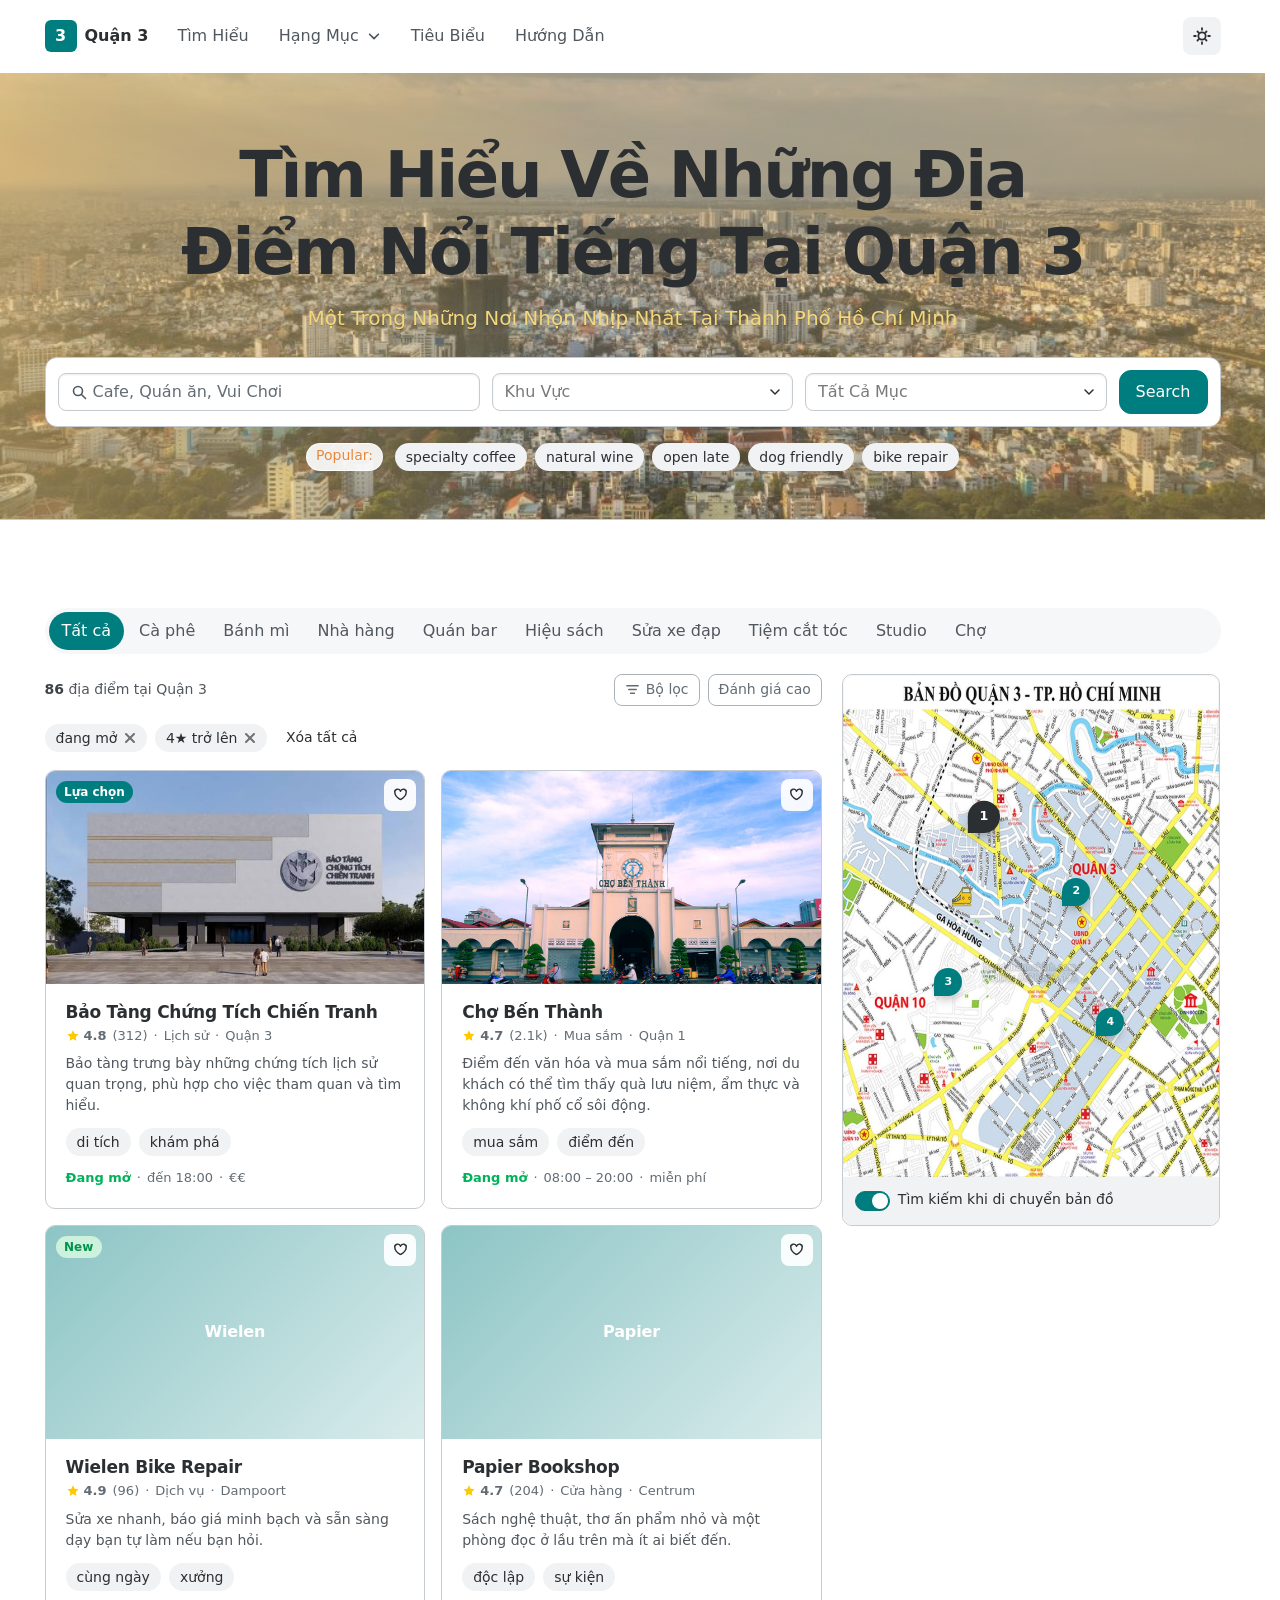
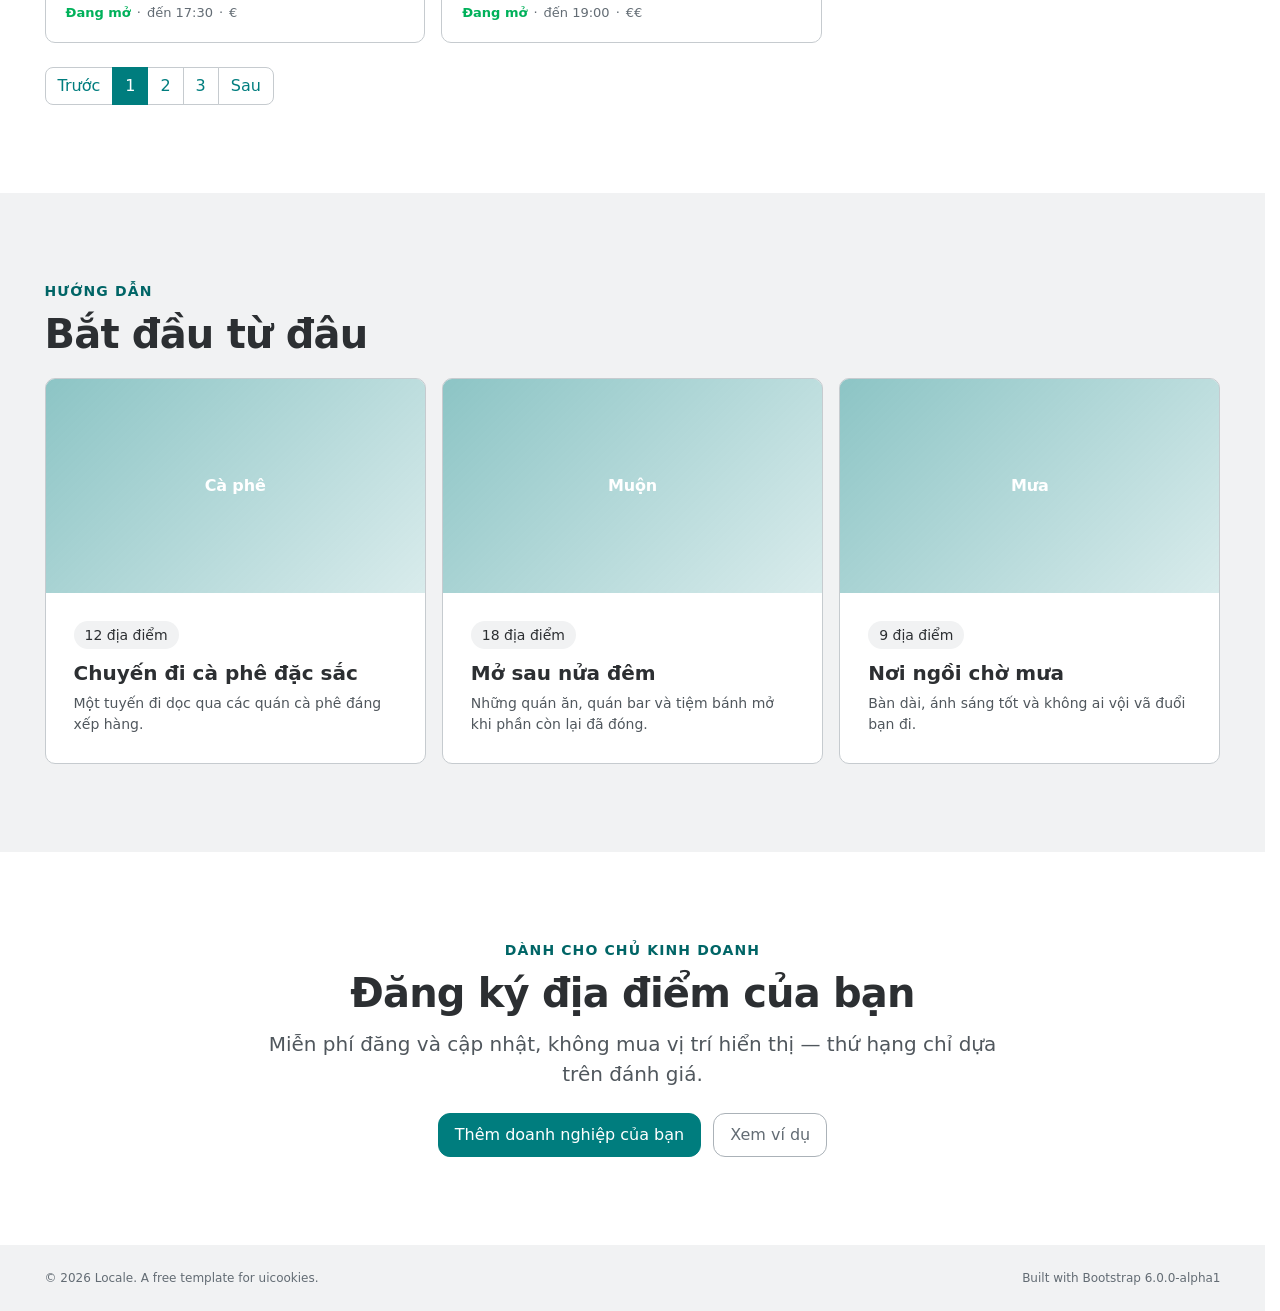
<file: index.html>
<!doctype html>
<html lang="en" data-bs-theme="light">
<head>
<meta charset="utf-8">
<meta name="viewport" content="width=device-width, initial-scale=1">
<title>Cẩm Nang Số Quận 3</title>
<meta name="description" content="Locale is a free Bootstrap 6 directory and listings template — searchable filters, map rail, listing grid and a full detail page.">
<link rel="stylesheet" href="assets/vendor/bootstrap6/css/bootstrap.min.css">
<link rel="stylesheet" href="assets/css/base.css">
<link rel="stylesheet" href="assets/css/style.css">
</head>
<body>

<a class="visually-hidden-focusable btn-solid theme-primary m-2" href="#results">Skip to results</a>

<header class="site-header">
  <nav class="navbar lg:navbar-expand" aria-label="Main">
    <div class="container">
      <a class="navbar-brand d-flex align-items-center gap-2 fw-semibold" href="index.html">
        <span class="brand-mark" aria-hidden="true">3</span> Quận 3
      </a>
      <dialog class="drawer drawer-end" tabindex="-1" id="navDrawer" aria-labelledby="navDrawerLabel">
        <div class="drawer-header">
          <h5 class="drawer-title" id="navDrawerLabel">Menu</h5>
          <button type="button" class="btn-close" data-bs-dismiss="drawer" aria-label="Close"></button>
        </div>
        <div class="drawer-body mb-2 lg:mb-0">
          <ul class="nav navbar-nav me-auto">
            <li class="nav-item"><a class="nav-link" href="#results">Tìm Hiểu</a></li>
            <li class="nav-item">
              <button class="nav-link" type="button" data-bs-toggle="menu" aria-expanded="false">
                Hạng Mục
                <svg width="14" height="14" viewBox="0 0 16 16" fill="none" stroke="currentColor" stroke-width="2" stroke-linecap="round" stroke-linejoin="round" aria-hidden="true"><path d="m3 6 5 5 5-5"/></svg>
              </button>
              <div class="menu">
                <a class="menu-item" href="#results">Cafe &amp; Nhà Hàng</a>
                <a class="menu-item" href="#results">Nhà Thờ</a>
                <a class="menu-item" href="#results">Vui Chơi</a>
                <a class="menu-item" href="#results">Mua Sắm</a>
                <hr class="menu-divider">
                <a class="menu-item" href="#results">Dịch vụ</a>
              </div>
            </li>
            <li class="nav-item"><a class="nav-link" href="listing.html">Tiêu Biểu</a></li>
            <li class="nav-item"><a class="nav-link" href="#guides">Hướng Dẫn</a></li>
          </ul>
        </div>
      </dialog>
      <div class="d-flex align-items-center gap-2 ms-auto">
        <button class="btn-icon" type="button" id="themeToggle" aria-label="Toggle color mode">
          <svg class="theme-icon-light" width="18" height="18" viewBox="0 0 16 16" fill="none" stroke="currentColor" stroke-width="1.6" stroke-linecap="round" aria-hidden="true"><circle cx="8" cy="8" r="3.25"/><path d="M8 1v1.5M8 13.5V15M15 8h-1.5M2.5 8H1m11-4-1 1M5 11l-1 1m0-8 1 1m6 6 1 1"/></svg>
          <svg class="theme-icon-dark" width="18" height="18" viewBox="0 0 16 16" fill="currentColor" aria-hidden="true"><path d="M6 .278a.77.77 0 0 1 .08.858 7.2 7.2 0 0 0-.878 3.46c0 4.021 3.278 7.277 7.318 7.277q.792-.001 1.533-.16a.79.79 0 0 1 .81.316.73.73 0 0 1-.031.893A8.35 8.35 0 0 1 8.344 16C3.734 16 0 12.286 0 7.71 0 4.266 2.114 1.312 5.124.06A.75.75 0 0 1 6 .278"/></svg>
        </button>
        <button class="btn-icon navbar-toggler" type="button" data-bs-toggle="drawer" data-bs-target="#navDrawer" aria-controls="navDrawer" aria-label="Open navigation">
          <span class="navbar-toggler-icon" aria-hidden="true"></span>
        </button>
      </div>
    </div>
  </nav>
</header>

<!-- Search hero -->
<section class="search-hero has-hero-img" style="--hero-scrim:linear-gradient(to bottom, rgba(255,255,255,0.18), rgba(255,255,255,0.06));">
  <img class="hero-bg hero-day" src="img/hero-day.jpg" alt="" width="1800" height="900" loading="eager">
  <img class="hero-bg hero-night" src="img/hero-night-new.png" alt="" width="1800" height="900" loading="eager">
  <div class="container">
    <div class="text-center mb-6">
      <h1 class="fs-5xl fw-bold mb-3" style="letter-spacing:-.035em;text-wrap:balance">Tìm Hiểu Về Những Địa Điểm Nổi Tiếng Tại Quận 3</h1>
      <p class="fs-lg fg-2 mb-0" style="color: #f4d77a; text-shadow: 0 1px 0 rgba(0,0,0,0.15);">Một Trong Những Nơi Nhộn Nhịp Nhất Tại Thành Phố Hồ Chí Minh</p>
    </div>

    <form class="search-bar" role="search" onsubmit="return false">
      <div class="form-control form-adorn">
        <div class="form-adorn-icon">
          <svg width="16" height="16" viewBox="0 0 16 16" fill="none" stroke="currentColor" stroke-width="1.6" aria-hidden="true"><circle cx="7" cy="7" r="4.5"/><path d="m10.5 10.5 4 4" stroke-linecap="round"/></svg>
        </div>
        <input type="search" class="form-ghost" placeholder="Cafe, Quán ăn, Vui Chơi" aria-label="What are you looking for">
      </div>

      <button class="form-control combobox-toggle" type="button" data-bs-toggle="combobox" data-bs-search="true" data-bs-name="area" data-bs-placeholder="Khu Vực">
        <span class="combobox-value">Khu Vực</span>
        <svg class="combobox-caret" width="10" height="16" viewBox="0 0 10 16" fill="none" xmlns="http://www.w3.org/2000/svg" aria-hidden="true"><path d="M0.46967 5.46967C0.762563 5.17678 1.23744 5.17678 1.53033 5.46967L5 8.93934L8.46967 5.46967C8.76256 5.17678 9.23744 5.17678 9.53033 5.46967C9.82322 5.76256 9.82322 6.23744 9.53033 6.53033L5.53033 10.5303C5.23744 10.8232 4.76256 10.8232 4.46967 10.5303L0.46967 6.53033C0.176777 6.23744 0.176777 5.76256 0.46967 5.46967Z" fill="currentcolor"/></svg>
      </button>
      <div class="menu">
        <button class="menu-item" type="button" data-bs-value="centrum">Centrum</button>
        <button class="menu-item" type="button" data-bs-value="patershol">Patershol</button>
        <button class="menu-item" type="button" data-bs-value="dampoort">Dampoort</button>
        <button class="menu-item" type="button" data-bs-value="ledeberg">Ledeberg</button>
        <button class="menu-item" type="button" data-bs-value="rabot">Rabot</button>
      </div>

      <button class="form-control combobox-toggle" type="button" data-bs-toggle="combobox" data-bs-search="true" data-bs-multiple="true" data-bs-name="category" data-bs-placeholder="Tất Cả Mục">
        <span class="combobox-value">Tất Cả Mục</span>
        <svg class="combobox-caret" width="10" height="16" viewBox="0 0 10 16" fill="none" xmlns="http://www.w3.org/2000/svg" aria-hidden="true"><path d="M0.46967 5.46967C0.762563 5.17678 1.23744 5.17678 1.53033 5.46967L5 8.93934L8.46967 5.46967C8.76256 5.17678 9.23744 5.17678 9.53033 5.46967C9.82322 5.76256 9.82322 6.23744 9.53033 6.53033L5.53033 10.5303C5.23744 10.8232 4.76256 10.8232 4.46967 10.5303L0.46967 6.53033C0.176777 6.23744 0.176777 5.76256 0.46967 5.46967Z" fill="currentcolor"/></svg>
      </button>
      <div class="menu">
        <button class="menu-item" type="button" data-bs-value="coffee">Cà phê &amp; bánh mì</button>
        <button class="menu-item" type="button" data-bs-value="restaurants">Nhà hàng</button>
        <button class="menu-item" type="button" data-bs-value="bars">Quán bar</button>
        <button class="menu-item" type="button" data-bs-value="shops">Cửa hàng</button>
        <button class="menu-item" type="button" data-bs-value="services">Dịch vụ</button>
      </div>

      <button class="btn-solid theme-primary btn-lg" type="submit">Search</button>
    </form>

    <div class="d-flex flex-wrap justify-content-center gap-2 mt-4">
      <span class="fs-sm fg-3 me-1" style="color: #e9883b; background: rgba(255,255,255,0.9); border: 1px solid rgba(255,255,255,0.8); border-radius: 999px; padding: 0.2rem 0.55rem; line-height: 1.2; display: inline-block;">Popular:</span>
      <a class="chip" href="#results">specialty coffee</a>
      <a class="chip" href="#results">natural wine</a>
      <a class="chip" href="#results">open late</a>
      <a class="chip" href="#results">dog friendly</a>
      <a class="chip" href="#results">bike repair</a>
    </div>
  </div>
</section>

<main id="main" class="section">
  <div class="container">

    <!-- Category nav that collapses overflow into a menu -->
    <ul class="nav nav-pills mb-5" data-bs-toggle="nav-overflow">
      <li class="nav-item"><a class="nav-link active" aria-current="page" href="#results">Tất cả</a></li>
      <li class="nav-item"><a class="nav-link" href="#results">Cà phê</a></li>
      <li class="nav-item"><a class="nav-link" href="#results">Bánh mì</a></li>
      <li class="nav-item"><a class="nav-link" href="#results">Nhà hàng</a></li>
      <li class="nav-item"><a class="nav-link" href="#results">Quán bar</a></li>
      <li class="nav-item"><a class="nav-link" href="#results">Hiệu sách</a></li>
      <li class="nav-item"><a class="nav-link" href="#results">Sửa xe đạp</a></li>
      <li class="nav-item"><a class="nav-link" href="#results">Tiệm cắt tóc</a></li>
      <li class="nav-item"><a class="nav-link" href="#results">Studio</a></li>
      <li class="nav-item"><a class="nav-link" href="#results">Chợ</a></li>
    </ul>

    <div class="row g-5">

      <!-- Results -->
      <div class="lg:col-8" id="results">

        <div class="d-flex flex-wrap align-items-center gap-2 mb-4">
          <p class="fs-sm fg-2 mb-0 me-auto"><strong class="fg-1">86</strong> địa điểm tại Quận 3</p>

          <button class="btn-outline theme-secondary btn-sm" type="button" data-bs-toggle="drawer" data-bs-target="#filterDrawer">
            <svg width="15" height="15" viewBox="0 0 16 16" fill="none" stroke="currentColor" stroke-width="1.6" stroke-linecap="round" aria-hidden="true"><path d="M2 4h12M4 8h8M6 12h4"/></svg>
            Bộ lọc
          </button>

          <button class="btn-outline theme-secondary btn-sm" type="button" data-bs-toggle="menu" aria-expanded="false">Đánh giá cao</button>
          <div class="menu">
            <a class="menu-item" href="#results">Đánh giá cao</a>
            <a class="menu-item" href="#results">Được xem nhiều</a>
            <a class="menu-item" href="#results">Gần nhất</a>
            <a class="menu-item" href="#results">Mới thêm</a>
          </div>
        </div>

        <div class="filter-bar mb-4">
          <span class="chip">đang mở <button type="button" class="chip-dismiss" aria-label="Remove open now filter"><svg xmlns="http://www.w3.org/2000/svg" width="16" height="16" viewBox="0 0 16 16" fill="none" stroke="currentColor" stroke-width="2" stroke-linecap="round" aria-hidden="true"><line x1="4" y1="4" x2="12" y2="12"/><line x1="12" y1="4" x2="4" y2="12"/></svg></button></span>
          <span class="chip">4★ trở lên <button type="button" class="chip-dismiss" aria-label="Remove rating filter"><svg xmlns="http://www.w3.org/2000/svg" width="16" height="16" viewBox="0 0 16 16" fill="none" stroke="currentColor" stroke-width="2" stroke-linecap="round" aria-hidden="true"><line x1="4" y1="4" x2="12" y2="12"/><line x1="12" y1="4" x2="4" y2="12"/></svg></button></span>
          <button class="btn-text btn-sm" type="button">Xóa tất cả</button>
        </div>

        <div class="row g-4">

          <div class="md:col-6">
            <article class="listing surface lift">
              <div class="listing-media">
                <span class="badge theme-primary listing-flag">Lựa chọn</span>
                <button class="btn-icon btn-sm listing-save" type="button" aria-label="Bảo Tàng Chứng Tích Chiến Tranh"><svg width="15" height="15" viewBox="0 0 16 16" fill="none" stroke="currentColor" stroke-width="1.5" aria-hidden="true"><path d="M8 13.5S2 10 2 6.2A2.7 2.7 0 0 1 8 4.6 2.7 2.7 0 0 1 14 6.2C14 10 8 13.5 8 13.5" stroke-linejoin="round"/></svg></button>
                <div class="ph ph-16x9">
                  <img src="img/war-museum-hero-new.png" alt="Bảo Tàng Chứng Tích Chiến Tranh" loading="lazy" style="width:100%;height:100%;object-fit:cover;display:block;">
                </div>
              </div>
              <div class="listing-body">
                <h3 class="listing-title"><a href="listing.html">Bảo Tàng Chứng Tích Chiến Tranh</a></h3>
                <div class="listing-meta mb-2">
                  <span class="rating"><svg viewBox="0 0 16 16" fill="currentColor" aria-hidden="true"><path d="m8 1.5 1.9 4 4.35.6-3.15 3.05.76 4.35L8 11.45 4.14 13.5l.76-4.35L1.75 6.1 6.1 5.5z"/></svg>4.8</span>
                  <span>(312)</span><span aria-hidden="true">·</span><span>Lịch sử</span><span aria-hidden="true">·</span><span>Quận 3</span>
                </div>
                <p class="fg-2 fs-sm mb-3">Bảo tàng trưng bày những chứng tích lịch sử quan trọng, phù hợp cho việc tham quan và tìm hiểu.</p>
                <div class="d-flex flex-wrap gap-2 mb-3">
                  <span class="chip">di tích</span><span class="chip">khám phá</span>
                </div>
                <p class="listing-meta mb-0 mt-auto"><span class="open-now">Đang mở</span> <span aria-hidden="true">·</span> đến 18:00 <span aria-hidden="true">·</span> €€</p>
              </div>
            </article>
          </div>

          <div class="md:col-6">
            <article class="listing surface lift">
              <div class="listing-media">
                <button class="btn-icon btn-sm listing-save" type="button" aria-label="Lưu Chợ Bến Thành"><svg width="15" height="15" viewBox="0 0 16 16" fill="none" stroke="currentColor" stroke-width="1.5" aria-hidden="true"><path d="M8 13.5S2 10 2 6.2A2.7 2.7 0 0 1 8 4.6 2.7 2.7 0 0 1 14 6.2C14 10 8 13.5 8 13.5" stroke-linejoin="round"/></svg></button>
                <div class="ph ph-16x9"><img src="img/ben-thanh-market.jpg" alt="Chợ Bến Thành" loading="lazy" style="width:100%;height:100%;object-fit:cover;display:block;"></div>
              </div>
              <div class="listing-body">
                <h3 class="listing-title"><a href="ben-thanh.html">Chợ Bến Thành</a></h3>
                <div class="listing-meta mb-2">
                  <span class="rating"><svg viewBox="0 0 16 16" fill="currentColor" aria-hidden="true"><path d="m8 1.5 1.9 4 4.35.6-3.15 3.05.76 4.35L8 11.45 4.14 13.5l.76-4.35L1.75 6.1 6.1 5.5z"/></svg>4.7</span>
                  <span>(2.1k)</span><span aria-hidden="true">·</span><span>Mua sắm</span><span aria-hidden="true">·</span><span>Quận 1</span>
                </div>
                <p class="fg-2 fs-sm mb-3">Điểm đến văn hóa và mua sắm nổi tiếng, nơi du khách có thể tìm thấy quà lưu niệm, ẩm thực và không khí phố cổ sôi động.</p>
                <div class="d-flex flex-wrap gap-2 mb-3">
                  <span class="chip">mua sắm</span><span class="chip">điểm đến</span>
                </div>
                <p class="listing-meta mb-0 mt-auto"><span class="open-now">Đang mở</span> <span aria-hidden="true">·</span> 08:00 – 20:00 <span aria-hidden="true">·</span> miễn phí</p>
              </div>
            </article>
          </div>

          <div class="md:col-6">
            <article class="listing surface lift">
              <div class="listing-media">
                <span class="badge badge-subtle theme-success listing-flag">New</span>
                <button class="btn-icon btn-sm listing-save" type="button" aria-label="Save Wielen"><svg width="15" height="15" viewBox="0 0 16 16" fill="none" stroke="currentColor" stroke-width="1.5" aria-hidden="true"><path d="M8 13.5S2 10 2 6.2A2.7 2.7 0 0 1 8 4.6 2.7 2.7 0 0 1 14 6.2C14 10 8 13.5 8 13.5" stroke-linejoin="round"/></svg></button>
                <div class="ph ph-16x9">Wielen</div>
              </div>
              <div class="listing-body">
                <h3 class="listing-title"><a href="listing.html">Wielen Bike Repair</a></h3>
                <div class="listing-meta mb-2">
                  <span class="rating"><svg viewBox="0 0 16 16" fill="currentColor" aria-hidden="true"><path d="m8 1.5 1.9 4 4.35.6-3.15 3.05.76 4.35L8 11.45 4.14 13.5l.76-4.35L1.75 6.1 6.1 5.5z"/></svg>4.9</span>
                  <span>(96)</span><span aria-hidden="true">·</span><span>Dịch vụ</span><span aria-hidden="true">·</span><span>Dampoort</span>
                </div>
                <p class="fg-2 fs-sm mb-3">Sửa xe nhanh, báo giá minh bạch và sẵn sàng dạy bạn tự làm nếu bạn hỏi.</p>
                <div class="d-flex flex-wrap gap-2 mb-3">
                  <span class="chip">cùng ngày</span><span class="chip">xưởng</span>
                </div>
                <p class="listing-meta mb-0 mt-auto"><span class="open-now">Đang mở</span> <span aria-hidden="true">·</span> đến 17:30 <span aria-hidden="true">·</span> €</p>
              </div>
            </article>
          </div>

          <div class="md:col-6">
            <article class="listing surface lift">
              <div class="listing-media">
                <button class="btn-icon btn-sm listing-save" type="button" aria-label="Save Papier"><svg width="15" height="15" viewBox="0 0 16 16" fill="none" stroke="currentColor" stroke-width="1.5" aria-hidden="true"><path d="M8 13.5S2 10 2 6.2A2.7 2.7 0 0 1 8 4.6 2.7 2.7 0 0 1 14 6.2C14 10 8 13.5 8 13.5" stroke-linejoin="round"/></svg></button>
                <div class="ph ph-16x9">Papier</div>
              </div>
              <div class="listing-body">
                <h3 class="listing-title"><a href="listing.html">Papier Bookshop</a></h3>
                <div class="listing-meta mb-2">
                  <span class="rating"><svg viewBox="0 0 16 16" fill="currentColor" aria-hidden="true"><path d="m8 1.5 1.9 4 4.35.6-3.15 3.05.76 4.35L8 11.45 4.14 13.5l.76-4.35L1.75 6.1 6.1 5.5z"/></svg>4.7</span>
                  <span>(204)</span><span aria-hidden="true">·</span><span>Cửa hàng</span><span aria-hidden="true">·</span><span>Centrum</span>
                </div>
                <p class="fg-2 fs-sm mb-3">Sách nghệ thuật, thơ ấn phẩm nhỏ và một phòng đọc ở lầu trên mà ít ai biết đến.</p>
                <div class="d-flex flex-wrap gap-2 mb-3">
                  <span class="chip">độc lập</span><span class="chip">sự kiện</span>
                </div>
                <p class="listing-meta mb-0 mt-auto"><span class="open-now">Đang mở</span> <span aria-hidden="true">·</span> đến 19:00 <span aria-hidden="true">·</span> €€</p>
              </div>
            </article>
          </div>

        </div>

        <nav aria-label="Results pages" class="mt-6">
          <ul class="pagination mb-0">
            <li class="page-item"><a class="page-link" href="#results">Trước</a></li>
            <li class="page-item"><a class="page-link active" aria-current="page" href="#results">1</a></li>
            <li class="page-item"><a class="page-link" href="#results">2</a></li>
            <li class="page-item"><a class="page-link" href="#results">3</a></li>
            <li class="page-item"><a class="page-link" href="#results">Sau</a></li>
          </ul>
        </nav>
      </div>

      <!-- Map -->
      <aside class="lg:col-4 d-none lg:d-block">
        <div class="map-rail">
          <div class="map-canvas">
            <span class="map-pin is-active" style="left:38%;top:32%">1</span>
            <span class="map-pin" style="left:62%;top:46%">2</span>
            <span class="map-pin" style="left:28%;top:64%">3</span>
            <span class="map-pin" style="left:71%;top:72%">4</span>
          </div>
          <div class="p-3 bg-2 d-flex align-items-center gap-2">
            <div class="form-field flex-grow-1">
              <div class="switch"><input type="checkbox" value="" id="mapMove" role="switch" switch checked></div>
              <label for="mapMove" class="fs-sm">Tìm kiếm khi di chuyển bản đồ</label>
            </div>
          </div>
        </div>
      </aside>
    </div>
  </div>
</main>

<!-- Guides -->
<section class="section bg-2" id="guides">
  <div class="container">
    <div class="d-flex flex-wrap justify-content-between align-items-end gap-3 mb-5">
      <div>
        <p class="eyebrow fs-sm fg-primary mb-2">Hướng dẫn</p>
        <h2 class="fs-3xl fw-bold mb-0" style="letter-spacing:-.02em">Bắt đầu từ đâu</h2>
      </div>
    </div>
    <div class="row g-4">
      <div class="md:col-4">
        <article class="surface lift h-100 overflow-hidden">
          <div class="ph ph-16x9">Cà phê</div>
          <div class="surface-pad">
            <span class="chip mb-3">12 địa điểm</span>
            <h3 class="fs-lg fw-semibold mb-2">Chuyến đi cà phê đặc sắc</h3>
            <p class="fg-2 fs-sm mb-0">Một tuyến đi dọc qua các quán cà phê đáng xếp hàng.</p>
          </div>
        </article>
      </div>
      <div class="md:col-4">
        <article class="surface lift h-100 overflow-hidden">
          <div class="ph ph-16x9">Muộn</div>
          <div class="surface-pad">
            <span class="chip mb-3">18 địa điểm</span>
            <h3 class="fs-lg fw-semibold mb-2">Mở sau nửa đêm</h3>
            <p class="fg-2 fs-sm mb-0">Những quán ăn, quán bar và tiệm bánh mở khi phần còn lại đã đóng.</p>
          </div>
        </article>
      </div>
      <div class="md:col-4">
        <article class="surface lift h-100 overflow-hidden">
          <div class="ph ph-16x9">Mưa</div>
          <div class="surface-pad">
            <span class="chip mb-3">9 địa điểm</span>
            <h3 class="fs-lg fw-semibold mb-2">Nơi ngồi chờ mưa</h3>
            <p class="fg-2 fs-sm mb-0">Bàn dài, ánh sáng tốt và không ai vội vã đuổi bạn đi.</p>
          </div>
        </article>
      </div>
    </div>
  </div>
</section>

<!-- CTA -->
<section class="section">
  <div class="container">
    <div class="section-narrow text-center">
      <p class="eyebrow fs-sm fg-primary mb-2">Dành cho chủ kinh doanh</p>
      <h2 class="fs-3xl fw-bold mb-3" style="letter-spacing:-.02em">Đăng ký địa điểm của bạn</h2>
      <p class="fs-lg fg-2 mb-6">Miễn phí đăng và cập nhật, không mua vị trí hiển thị — thứ hạng chỉ dựa trên đánh giá.</p>
      <div class="d-flex flex-wrap justify-content-center gap-3">
        <a class="btn-solid theme-primary btn-lg" href="#">Thêm doanh nghiệp của bạn</a>
        <a class="btn-outline theme-secondary btn-lg" href="listing.html">Xem ví dụ</a>
      </div>
    </div>
  </div>
</section>

<footer class="site-footer bg-2 py-6">
  <div class="container d-flex flex-wrap justify-content-between align-items-center gap-3">
    <p class="fg-3 fs-xs mb-0">&copy; <span data-year>2026</span> Locale. A free template for uicookies.</p>
    <p class="fg-3 fs-xs mb-0">Built with Bootstrap 6.0.0-alpha1</p>
  </div>
</footer>

<!-- Filter drawer -->
<dialog class="drawer drawer-end" tabindex="-1" id="filterDrawer" aria-labelledby="filterDrawerLabel">
  <div class="drawer-header">
    <h5 class="drawer-title" id="filterDrawerLabel">Bộ lọc</h5>
    <button type="button" class="btn-close" data-bs-dismiss="drawer" aria-label="Close"></button>
  </div>
  <div class="drawer-body">

    <div class="filter-drawer-group">
      <h3 class="fs-sm fw-semibold mb-3">Đánh giá tối thiểu</h3>
      <div class="form-range" data-bs-bubble>
        <input type="range" class="form-range-input" id="ratingRange" min="1" max="5" step="0.5" value="4" aria-label="Minimum rating">
      </div>
      <p class="fs-xs fg-3 mb-0"><strong class="fg-1" id="ratingOut">4.0</strong> sao trở lên</p>
    </div>

    <div class="filter-drawer-group">
      <h3 class="fs-sm fw-semibold mb-3">Giá</h3>
      <div class="option-row d-flex flex-wrap gap-2">
        <label class="btn-check btn-outline theme-primary"><input type="checkbox"> €</label>
        <label class="btn-check btn-outline theme-primary"><input type="checkbox" checked> €€</label>
        <label class="btn-check btn-outline theme-primary"><input type="checkbox"> €€€</label>
      </div>
    </div>

    <div class="filter-drawer-group">
      <h3 class="fs-sm fw-semibold mb-3">Tiện ích</h3>
      <div class="chip-input" data-bs-chips>
        <label class="chip-input-label visually-hidden" for="featureInput">Features</label>
        <span class="chip">ghế ngoài trời</span>
        <span class="chip">tiếp cận xe lăn</span>
        <input type="text" class="form-ghost" id="featureInput" placeholder="Thêm…">
      </div>
    </div>

    <div class="filter-drawer-group">
      <h3 class="fs-sm fw-semibold mb-3">Mở vào ngày</h3>
      <input type="text" class="form-control" id="openDate" data-bs-toggle="datepicker" autocomplete="off" placeholder="Chọn ngày…">
    </div>

    <div class="filter-drawer-group">
      <h3 class="fs-sm fw-semibold mb-3">Khác</h3>
      <div class="form-field mb-2"><input type="checkbox" class="check" id="fOpen" checked><label for="fOpen">Đang mở</label></div>
      <div class="form-field mb-2"><input type="checkbox" class="check" id="fDog"><label for="fDog">Thân thiện với chó</label></div>
      <div class="form-field"><input type="checkbox" class="check" id="fCard"><label for="fCard">Nhận thẻ</label></div>
    </div>

    <button class="btn-solid theme-primary w-100 mt-5" type="button" data-bs-dismiss="drawer">Hiển thị 86 địa điểm</button>
  </div>
</dialog>

<script type="module" src="assets/js/main.js"></script>
</body>
</html>
</file>
<file: assets/css/base.css>
/*!
 * Bootstrap 6 template kit — shared base
 * For Bootstrap 6.0.0-alpha1 (pinned 59cee6c)
 *
 * IMPORTANT: this file is deliberately NOT inside @layer. Bootstrap 6 wraps all
 * of its own CSS in cascade layers, so unlayered author CSS wins regardless of
 * source order. Consequence: avoid shorthand `margin` / `padding` / `background`
 * on elements that also carry Bootstrap utilities — the shorthand silently beats
 * `.mb-6` and friends. Use longhands.
 */

/* ---------------------------------------------------------------
   Closed <dialog> fix — REQUIRED

   alpha1 ships `.dialog { display: flex }` with no `:not([open])` guard, so a
   closed dialog beats the UA's `dialog:not([open]) { display: none }` and keeps
   ~500px of layout space at the bottom of the page. Scope to `.dialog` only:
   `.drawer` must stay in flow so navbar-expand can inline it on desktop.
   --------------------------------------------------------------- */

dialog.dialog:not([open]) {
  display: none;
}

/* ---------------------------------------------------------------
   Brand retheming

   `.theme-primary` maps --bs-theme-* from the WHOLE --bs-primary-* family, so
   setting --bs-primary-base alone retints your own CSS and leaves every
   Bootstrap button, badge and pill stock blue. Stock values derive from a
   --bs-blue-* scale with the hue inlined at every step, so there is no single
   upstream variable to swap either.

   This block rebuilds the family from one --brand token. A template only needs:

       :root { --brand: oklch(50% 0.14 32); }

   in its own stylesheet — everything below follows.
   --------------------------------------------------------------- */

:root {
  --brand: var(--bs-blue-500);

  --bs-primary-base: var(--brand);
  --bs-primary-bg: var(--brand);
  --bs-primary-contrast: var(--bs-white);
  --bs-primary-fg: light-dark(
    color-mix(in oklab, var(--brand), black 14%),
    color-mix(in oklab, var(--brand), white 34%));
  --bs-primary-fg-emphasis: light-dark(
    color-mix(in oklab, var(--brand), black 38%),
    color-mix(in oklab, var(--brand), white 62%));
  --bs-primary-bg-subtle: light-dark(
    color-mix(in oklab, var(--brand), white 88%),
    color-mix(in oklab, var(--brand), black 64%));
  --bs-primary-bg-muted: light-dark(
    color-mix(in oklab, var(--brand), white 72%),
    color-mix(in oklab, var(--brand), black 46%));
  --bs-primary-border: light-dark(
    color-mix(in oklab, var(--brand), white 56%),
    color-mix(in oklab, var(--brand), black 28%));
  --bs-primary-focus-ring: color-mix(in oklab, var(--brand), transparent 70%);
}

/* ---------------------------------------------------------------
   Layout helpers
   --------------------------------------------------------------- */

:root {
  --kit-section-y: 5rem;
}

@media (width >= 768px) {
  :root {
    --kit-section-y: 7rem;
  }
}

.section {
  padding-block: var(--kit-section-y);
}

.section-narrow {
  max-width: 46rem;
  margin-inline: auto;
}

:where(section[id], main[id]) {
  scroll-margin-top: 5rem;
}

.eyebrow {
  text-transform: uppercase;
  letter-spacing: 0.08em;
  font-weight: 600;
}

/* ---------------------------------------------------------------
   Sticky header
   --------------------------------------------------------------- */

.site-header {
  position: sticky;
  top: 0;
  z-index: 1030;
  backdrop-filter: blur(12px);
  background: color-mix(in oklab, var(--bs-bg-body), transparent 100%);
  border-bottom: 1px solid transparent;
  transition: border-color 0.2s ease, background 0.2s ease;
}

.site-header.is-stuck {
  border-bottom-color: var(--bs-border-color);
  background: color-mix(in oklab, var(--bs-bg-body), transparent 100%);
}

.brand-mark {
  display: grid;
  place-items: center;
  width: 2rem;
  height: 2rem;
  border-radius: var(--bs-radius-4);
  background: var(--bs-primary-base);
  color: var(--bs-white);
  font-weight: 700;
  flex: none;
}

/* Color-mode toggle icons */
.theme-icon-dark {
  display: none;
}

[data-bs-theme="dark"] .theme-icon-light {
  display: none;
}

[data-bs-theme="dark"] .theme-icon-dark {
  display: block;
}

/* ---------------------------------------------------------------
   Surfaces
   --------------------------------------------------------------- */

.surface {
  height: 100%;
  border: 1px solid var(--bs-border-color);
  border-radius: var(--bs-radius-6);
  background: var(--bs-bg-body);
}

.surface-pad {
  padding: 1.75rem;
}

.lift {
  transition: transform 0.2s ease, box-shadow 0.2s ease, border-color 0.2s ease;
}

.lift:hover {
  transform: translateY(-3px);
  border-color: color-mix(in oklab, var(--bs-primary-base), transparent 60%);
  box-shadow: 0 1.5rem 2.5rem -1rem rgb(0 0 0 / 18%);
}

.icon-tile {
  display: grid;
  place-items: center;
  width: 2.75rem;
  height: 2.75rem;
  border-radius: var(--bs-radius-4);
  background: color-mix(in oklab, var(--bs-primary-base), transparent 88%);
  color: var(--bs-primary-base);
  flex: none;
}

/* ---------------------------------------------------------------
   Hero
   --------------------------------------------------------------- */

.hero {
  position: relative;
  padding-block: 4.5rem 5rem;
  overflow: hidden;
}

.hero::before {
  content: "";
  position: absolute;
  inset: -20% 0 auto;
  height: 40rem;
  pointer-events: none;
  z-index: -1;
  background: radial-gradient(
    60% 60% at 50% 0%,
    color-mix(in oklab, var(--bs-primary-base), transparent 84%) 0%,
    transparent 70%
  );
}

.hero-title {
  text-wrap: balance;
  letter-spacing: -0.03em;
  line-height: 1.05;
}

.hero-lede {
  text-wrap: pretty;
  max-width: 38rem;
}

/* ---------------------------------------------------------------
   Avatars (initials placeholders — swap for <img class="avatar-img">)
   --------------------------------------------------------------- */

.avatar-initials {
  display: grid;
  place-items: center;
  width: 100%;
  height: 100%;
  border-radius: inherit;
  background: color-mix(in oklab, var(--bs-primary-base), transparent 82%);
  color: var(--bs-primary-base);
  font-weight: 650;
  font-size: 0.8em;
}

.stars {
  display: flex;
  gap: 0.125rem;
  color: var(--bs-warning-base);
}

.stars svg {
  width: 1rem;
  height: 1rem;
}

/* ---------------------------------------------------------------
   Media placeholder — gradient block, no image dependency
   --------------------------------------------------------------- */

.ph {
  position: relative;
  display: grid;
  place-items: center;
  overflow: hidden;
  background: linear-gradient(
    135deg,
    color-mix(in oklab, var(--bs-primary-base), transparent 55%),
    color-mix(in oklab, var(--bs-primary-base), transparent 85%)
  );
  color: var(--bs-white);
  font-weight: 650;
  letter-spacing: -0.01em;
}

.ph-16x9 { aspect-ratio: 16 / 9; }
.ph-4x3  { aspect-ratio: 4 / 3; }
.ph-1x1  { aspect-ratio: 1 / 1; }
.ph-3x4  { aspect-ratio: 3 / 4; }

/* ---------------------------------------------------------------
   Stacked-table correction
   --------------------------------------------------------------- */

/* v6's stacked rules only target `td`, but the correct markup for the
   identifying cell in a row is `th scope="row"`. Left alone that cell keeps
   `display: table-cell` inside a row that has become `display: block`, so it
   renders on its own odd line. Restate the two rules for it.

   Reminders, because all three bite silently:
     • bare .table-stacked stacks at EVERY width — use md:table-stacked etc.
     • the responsive variants are @container queries, so the table needs a
       .table-responsive ancestor to give them a container to measure
     • labels come from data-cell="…" on each cell, not from the thead

   The correction has to be scoped exactly the way v6 scopes its own stacked
   rules — one @container block per prefix, at v6's own breakpoints. An earlier
   version of this file matched the class with a substring selector and no
   query, which made `th[scope="row"]` display:block at EVERY width: on a wide
   screen the label cell then broke out of the first column while its sibling
   `td`s stayed table-cells. It looked fine in the exact case it was written for
   (stacked, narrow) and wrong everywhere else. */

.table-stacked > tbody > tr > th[scope="row"] {
  display: block;
  border: 0;
  padding: calc(var(--bs-table-cell-padding-y) * 0.25) calc(var(--bs-table-cell-padding-x) * 2);
}

@container (width < 576px) {
  .sm\:table-stacked > tbody > tr > th[scope="row"] {
    display: block;
    border: 0;
    padding: calc(var(--bs-table-cell-padding-y) * 0.25) calc(var(--bs-table-cell-padding-x) * 2);
  }
}

@container (width < 768px) {
  .md\:table-stacked > tbody > tr > th[scope="row"] {
    display: block;
    border: 0;
    padding: calc(var(--bs-table-cell-padding-y) * 0.25) calc(var(--bs-table-cell-padding-x) * 2);
  }
}

@container (width < 1024px) {
  .lg\:table-stacked > tbody > tr > th[scope="row"] {
    display: block;
    border: 0;
    padding: calc(var(--bs-table-cell-padding-y) * 0.25) calc(var(--bs-table-cell-padding-x) * 2);
  }
}

@container (width < 1280px) {
  .xl\:table-stacked > tbody > tr > th[scope="row"] {
    display: block;
    border: 0;
    padding: calc(var(--bs-table-cell-padding-y) * 0.25) calc(var(--bs-table-cell-padding-x) * 2);
  }
}

/* A .ph with real photography dropped into it. The gradient stays underneath as
   the loading backdrop, so nothing shifts as the image decodes and the block
   still reads as deliberate if the file is ever missing. The text that used to
   label the placeholder becomes the img's alt. */
.ph > img {
  grid-area: 1 / 1;
  width: 100%;
  height: 100%;
  object-fit: cover;
  display: block;
}

/* Photographic hero backdrop.

   The photo is a real <img class="hero-bg"> rather than a background-image, for
   one specific reason: a relative url() inside a custom property resolves
   against the stylesheet that substitutes the var(), not the document. Setting
   --hero-img:url('img/hero.jpg') inline therefore made every hero request
   /assets/css/img/hero.jpg and 404. An <img> src resolves against the document,
   which is what everyone expects — and it preloads as LCP, which a CSS
   background never does.

   Paint order inside the isolated stacking context: photo (-2), .hero::before
   glow (-1), scrim (-1, later in tree order), content. */
.has-hero-img {
  position: relative;
  isolation: isolate;
}

.has-hero-img > .hero-bg {
  position: absolute;
  inset: 0;
  z-index: -2;
  width: 100%;
  height: 100%;
  object-fit: cover;
  object-position: var(--hero-pos, center);
  opacity: 0;
  transition: opacity 250ms ease;
}

.has-hero-img > .hero-bg.hero-day {
  opacity: 1;
  filter: brightness(0.9) saturate(0.9);
}

[data-bs-theme="dark"] .has-hero-img > .hero-bg.hero-day {
  opacity: 0;
}

[data-bs-theme="dark"] .has-hero-img > .hero-bg.hero-night {
  opacity: 1;
  filter: brightness(0.7) contrast(1.1);
}

.has-hero-img::after {
  content: "";
  position: absolute;
  inset: 0;
  z-index: -1;
  pointer-events: none;
  background: linear-gradient(
    to right,
    rgba(255, 215, 120, 0.42) 0%,
    rgba(255, 230, 160, 0.18) 48%,
    rgba(255, 215, 120, 0.34) 100%
  );
}

[data-bs-theme="dark"] .has-hero-img {
  --hero-scrim: linear-gradient(to bottom, rgba(255, 196, 76, 0.18), rgba(255, 196, 76, 0.08));
}

/* ---------------------------------------------------------------
   Footer
   --------------------------------------------------------------- */

.site-footer a {
  text-decoration: none;
}

.site-footer a:hover {
  text-decoration: underline;
}

/* ---------------------------------------------------------------
   Stats band
   --------------------------------------------------------------- */

.stat-band {
  display: grid;
  gap: 2rem 1rem;
  grid-template-columns: repeat(2, minmax(0, 1fr));
  text-align: center;
}

@media (width >= 768px) {
  .stat-band {
    grid-template-columns: repeat(4, minmax(0, 1fr));
  }
}

.stat-band dt {
  font-size: clamp(1.75rem, 1.2rem + 2vw, 2.5rem);
  font-weight: 700;
  letter-spacing: -0.03em;
  line-height: 1;
  color: var(--bs-primary-base);
}

.stat-band dd {
  margin-block: 0.375rem 0;
  margin-inline: 0;
  font-size: 0.875rem;
  color: var(--bs-fg-2);
}

/* ---------------------------------------------------------------
   Motion preferences
   --------------------------------------------------------------- */

@media (prefers-reduced-motion: reduce) {
  .lift,
  .site-header {
    transition: none;
  }

  .lift:hover {
    transform: none;
  }
}
</file>
<file: assets/css/style.css>
/*!
 * Locale — Bootstrap 6 directory / listings template
 * Theme layer. Loads after base.css; both are intentionally unlayered.
 */

/* Brand — base.css rebuilds the whole --bs-primary-* family from this token. */
:root {
  --brand: oklch(52% 0.12 195);
  --kit-section-y: 4rem;
}

@media (width >= 768px) {
  :root { --kit-section-y: 5.5rem; }
}

/* --------------------------------------------------------------- Search hero */

.search-hero {
  position: relative;
  padding-block: 4rem 3rem;
  background:
    radial-gradient(70% 90% at 50% 0%, color-mix(in oklab, var(--brand), transparent 86%), transparent 70%),
    var(--bs-bg-2);
  border-bottom: 1px solid var(--bs-border-color);
}

.search-bar {
  display: grid;
  gap: 0.75rem;
  padding: 0.75rem;
  border: 1px solid var(--bs-border-color);
  border-radius: var(--bs-radius-7);
  background: var(--bs-bg-body);
  box-shadow: 0 1.5rem 3rem -1.5rem rgb(0 0 0 / 22%);
}

@media (width >= 992px) {
  .search-bar {
    grid-template-columns: 1.4fr 1fr 1fr auto;
    align-items: center;
  }
}

/* --------------------------------------------------------------- Listings */

.listing {
  display: flex;
  flex-direction: column;
  height: 100%;
  overflow: hidden;
}

.listing-media {
  position: relative;
}

.listing-media .ph {
  transition: transform 0.4s ease;
}

.listing:hover .listing-media .ph {
  transform: scale(1.04);
}

.listing-flag {
  position: absolute;
  top: 0.625rem;
  inset-inline-start: 0.625rem;
  z-index: 2;
}

.listing-save {
  position: absolute;
  top: 0.5rem;
  inset-inline-end: 0.5rem;
  z-index: 2;
  background: color-mix(in oklab, var(--bs-bg-body), transparent 8%);
  backdrop-filter: blur(6px);
}

.listing-body {
  padding: 1.125rem 1.25rem 1.25rem;
  display: flex;
  flex-direction: column;
  flex: 1;
}

.listing-title {
  font-size: 1.0625rem;
  font-weight: 650;
  letter-spacing: -0.015em;
  margin-bottom: 0.25rem;
}

.listing-title a {
  color: inherit;
  text-decoration: none;
}

.listing-title a:hover {
  text-decoration: underline;
}

.listing-meta {
  display: flex;
  flex-wrap: wrap;
  align-items: center;
  gap: 0.375rem;
  font-size: 0.8125rem;
  color: var(--bs-fg-3);
}

.rating {
  display: inline-flex;
  align-items: center;
  gap: 0.25rem;
  font-weight: 650;
  font-size: 0.8125rem;
}

.rating svg {
  width: 0.875rem;
  height: 0.875rem;
  color: var(--bs-warning-base);
}

.open-now {
  color: var(--bs-success-base);
  font-weight: 600;
}

.closed-now {
  color: var(--bs-fg-3);
}

/* --------------------------------------------------------------- Map rail */

.map-rail {
  position: sticky;
  top: 5.5rem;
  border-radius: var(--bs-radius-6);
  overflow: hidden;
  border: 1px solid var(--bs-border-color);
}

.map-canvas {
  position: relative;
  aspect-ratio: 3 / 4;
  background: url('../../img/map-quan3.png') center center / cover no-repeat;
  background-color: #edf0f1;
  border-radius: var(--bs-radius-6);
  box-shadow: inset 0 0 0 1px rgba(0, 0, 0, 0.04);
}

.map-pin {
  position: absolute;
  transform: translate(-50%, -100%);
  display: grid;
  place-items: center;
  width: 1.75rem;
  height: 1.75rem;
  border-radius: var(--bs-radius-pill) var(--bs-radius-pill) var(--bs-radius-pill) 2px;
  background: var(--bs-primary-base);
  color: var(--bs-white);
  font-size: 0.6875rem;
  font-weight: 700;
  box-shadow: 0 0.375rem 0.75rem -0.25rem rgb(0 0 0 / 35%);
}

.map-pin.is-active {
  background: var(--bs-fg-body);
  scale: 1.15;
}

/* --------------------------------------------------------------- Filters */

.filter-bar {
  display: flex;
  flex-wrap: wrap;
  gap: 0.5rem;
  align-items: center;
}

.filter-drawer-group + .filter-drawer-group {
  margin-top: 1.5rem;
  padding-top: 1.5rem;
  border-top: 1px solid var(--bs-border-color);
}

/* --------------------------------------------------------------- Detail */

.detail-hero {
  border-radius: var(--bs-radius-6);
  overflow: hidden;
}

.hours-row {
  display: flex;
  justify-content: space-between;
  gap: 1rem;
  padding-block: 0.375rem;
  font-size: 0.875rem;
}

.hours-row.is-today {
  font-weight: 650;
}

@media (prefers-reduced-motion: reduce) {
  .listing-media .ph { transition: none; }
  .listing:hover .listing-media .ph { transform: none; }
}
</file>
